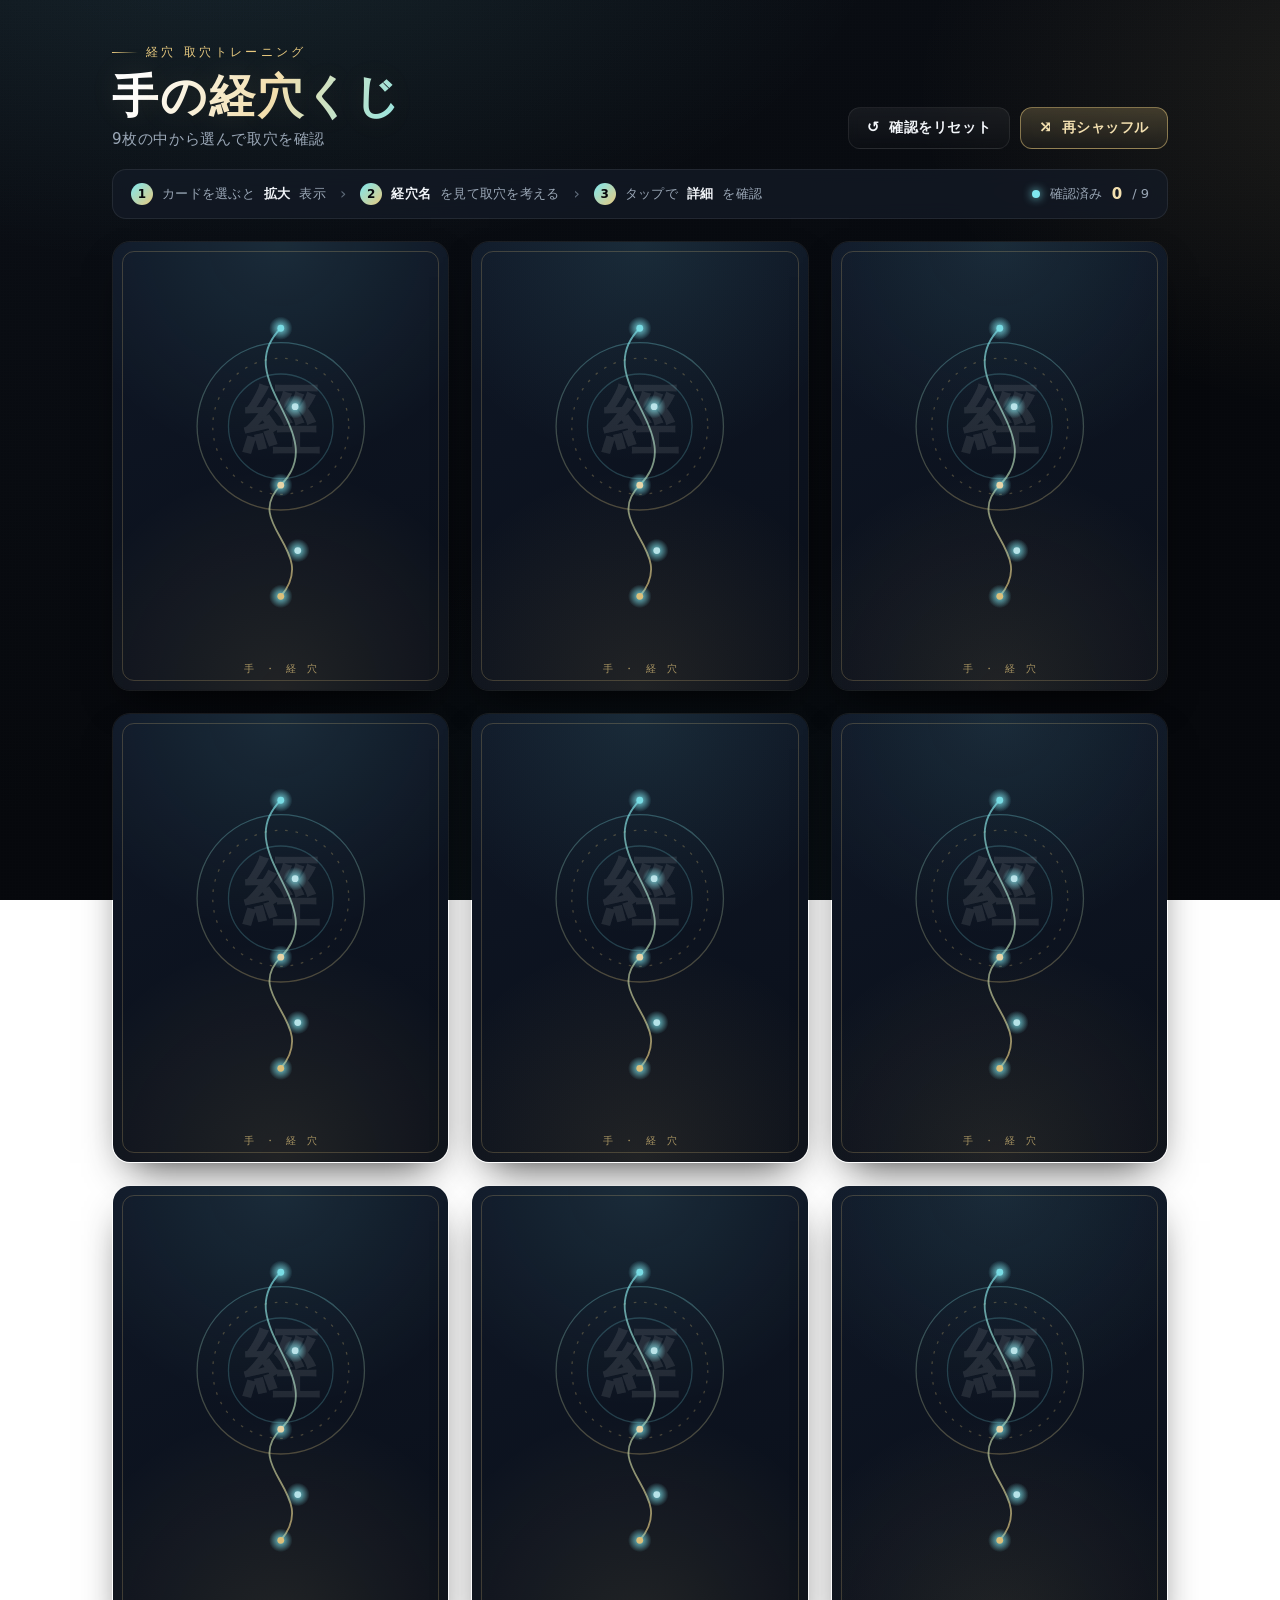
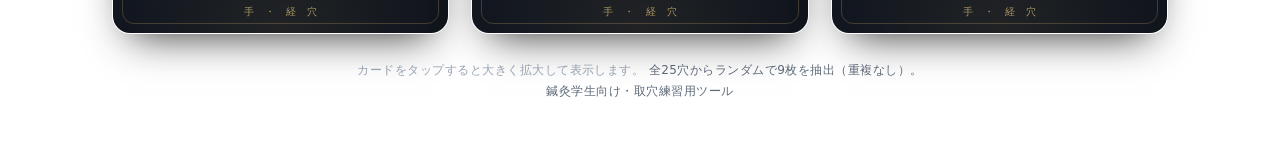
<file: index.html>
<!DOCTYPE html>
<html lang="ja">
<head>
<meta charset="UTF-8" />
<meta name="viewport" content="width=device-width, initial-scale=1.0, viewport-fit=cover" />
<title>手の経穴くじ｜取穴練習アプリ</title>
<style>
  /* ============================================================
     カラー / デザイントークン
     ============================================================ */
  :root{
    --bg-0:#06080c;
    --bg-1:#0b0f16;
    --bg-2:#121826;
    --panel:rgba(20,27,40,0.72);
    --panel-line:rgba(255,255,255,0.08);

    --gold:#e7c97f;
    --gold-soft:#f3e0b0;
    --cyan:#7fe7ef;
    --cyan-deep:#46b6c6;

    --text:#f3f6fa;
    --muted:#9aa7b6;
    --faint:#5f6b7a;

    --card-back-1:#0f1726;
    --card-back-2:#0a0f19;

    --shadow:0 18px 40px -18px rgba(0,0,0,0.85);
    --ease:cubic-bezier(0.2,0.8,0.2,1);

    --radius:18px;
  }

  *{ box-sizing:border-box; }

  html,body{ height:100%; }

  body{
    margin:0;
    color:var(--text);
    font-family:"Hiragino Kaku Gothic ProN","Hiragino Sans","Yu Gothic",
                "YuGothic","Meiryo",system-ui,sans-serif;
    background:
      radial-gradient(1100px 600px at 18% -10%, rgba(127,231,239,0.10), transparent 60%),
      radial-gradient(900px 600px at 110% 10%, rgba(231,201,127,0.10), transparent 55%),
      radial-gradient(900px 900px at 50% 120%, rgba(70,182,198,0.07), transparent 60%),
      linear-gradient(160deg, var(--bg-1), var(--bg-0) 60%);
    background-attachment:fixed;
    min-height:100%;
    -webkit-font-smoothing:antialiased;
    text-rendering:optimizeLegibility;
  }

  /* 微細なノイズ風グレインで安っぽさを消す */
  body::before{
    content:"";
    position:fixed; inset:0;
    pointer-events:none;
    opacity:0.035;
    background-image:
      repeating-linear-gradient(0deg, #fff 0 1px, transparent 1px 3px),
      repeating-linear-gradient(90deg, #fff 0 1px, transparent 1px 3px);
    mix-blend-mode:overlay;
  }

  .wrap{
    max-width:1120px;
    margin:0 auto;
    padding:clamp(16px,3vw,40px) clamp(14px,3vw,32px) 48px;
    position:relative;
    z-index:1;
  }

  /* ============================================================
     ヘッダー
     ============================================================ */
  header{
    display:flex;
    flex-wrap:wrap;
    align-items:flex-end;
    justify-content:space-between;
    gap:16px 24px;
    margin-bottom:20px;
  }

  .title-block{ min-width:220px; }

  .eyebrow{
    display:inline-flex;
    align-items:center;
    gap:8px;
    font-size:12px;
    letter-spacing:0.28em;
    color:var(--gold);
    text-transform:uppercase;
    margin-bottom:10px;
  }
  .eyebrow::before{
    content:"";
    width:26px; height:1px;
    background:linear-gradient(90deg,var(--gold),transparent);
  }

  h1{
    margin:0;
    font-size:clamp(26px,4.4vw,46px);
    font-weight:800;
    letter-spacing:0.04em;
    line-height:1.1;
    background:linear-gradient(110deg,#ffffff 10%,var(--gold-soft) 55%,var(--cyan) 110%);
    -webkit-background-clip:text;
    background-clip:text;
    color:transparent;
    text-shadow:0 0 32px rgba(231,201,127,0.12);
  }

  .subtitle{
    margin:8px 0 0;
    color:var(--muted);
    font-size:clamp(13px,1.6vw,15px);
    letter-spacing:0.04em;
  }

  .toolbar{
    display:flex;
    flex-wrap:wrap;
    align-items:center;
    gap:10px;
  }

  .btn{
    appearance:none;
    border:1px solid var(--panel-line);
    background:linear-gradient(180deg, rgba(255,255,255,0.06), rgba(255,255,255,0.015));
    color:var(--text);
    font-family:inherit;
    font-size:14px;
    font-weight:700;
    letter-spacing:0.04em;
    padding:11px 18px;
    border-radius:12px;
    cursor:pointer;
    display:inline-flex;
    align-items:center;
    gap:9px;
    transition:transform .18s var(--ease), box-shadow .25s var(--ease),
               border-color .25s, background .25s;
    backdrop-filter:blur(6px);
    -webkit-backdrop-filter:blur(6px);
  }
  .btn:hover{
    transform:translateY(-2px);
    border-color:rgba(127,231,239,0.45);
    box-shadow:0 10px 26px -12px rgba(127,231,239,0.5);
  }
  .btn:active{ transform:translateY(0) scale(0.98); }

  .btn .ic{ font-size:15px; line-height:1; }

  .btn--primary{
    border-color:rgba(231,201,127,0.5);
    background:linear-gradient(180deg, rgba(231,201,127,0.22), rgba(231,201,127,0.06));
    color:var(--gold-soft);
  }
  .btn--primary:hover{
    border-color:rgba(231,201,127,0.8);
    box-shadow:0 12px 28px -12px rgba(231,201,127,0.55);
  }

  /* ============================================================
     使い方 + ステータス
     ============================================================ */
  .infobar{
    display:flex;
    flex-wrap:wrap;
    align-items:center;
    justify-content:space-between;
    gap:10px 18px;
    padding:13px 18px;
    margin-bottom:22px;
    border:1px solid var(--panel-line);
    border-radius:14px;
    background:var(--panel);
    backdrop-filter:blur(10px);
    -webkit-backdrop-filter:blur(10px);
  }

  .steps{
    display:flex;
    flex-wrap:wrap;
    gap:8px 14px;
    align-items:center;
  }
  .step{
    display:inline-flex;
    align-items:center;
    gap:9px;
    font-size:13px;
    color:var(--muted);
    letter-spacing:0.02em;
  }
  .step b{ color:var(--text); font-weight:700; }
  .step .num{
    width:22px; height:22px;
    flex:0 0 auto;
    display:grid; place-items:center;
    border-radius:50%;
    font-size:12px;
    font-weight:800;
    color:var(--bg-0);
    background:linear-gradient(135deg,var(--cyan),var(--gold));
  }
  .step-sep{ color:var(--faint); }

  .status{
    display:inline-flex;
    align-items:center;
    gap:10px;
    font-size:13px;
    color:var(--muted);
    white-space:nowrap;
  }
  .status .count{
    font-weight:800;
    font-variant-numeric:tabular-nums;
    color:var(--gold-soft);
    font-size:15px;
  }
  .status .dot{
    width:8px;height:8px;border-radius:50%;
    background:var(--cyan);
    box-shadow:0 0 10px var(--cyan);
  }

  /* ============================================================
     カードグリッド（選択用デッキ）
     ============================================================ */
  .grid{
    display:grid;
    grid-template-columns:repeat(3,1fr);
    gap:clamp(10px,1.8vw,22px);
  }

  .card{
    position:relative;
    aspect-ratio:3/4;
    border-radius:var(--radius);
    cursor:pointer;
    -webkit-tap-highlight-color:transparent;
    outline:none;
    transition:transform .25s var(--ease), box-shadow .25s var(--ease);
  }

  /* 入場アニメーション */
  .card.enter{ animation:dealIn .55s var(--ease) backwards; }
  @keyframes dealIn{
    0%{ opacity:0; transform:translateY(26px) rotateX(-14deg) scale(0.92); }
    100%{ opacity:1; transform:translateY(0) rotateX(0) scale(1); }
  }

  @media(hover:hover){
    .card:hover{ transform:translateY(-6px); box-shadow:0 20px 40px -22px rgba(127,231,239,0.55); }
  }
  .card:active{ transform:scale(0.97); }
  .card:focus-visible{ box-shadow:0 0 0 2px var(--cyan); }

  /* 確認済みカードの印 */
  .card.viewed{ filter:saturate(0.8) brightness(0.92); }
  .card .seen-badge{
    position:absolute; top:8px; right:8px;
    width:22px; height:22px;
    display:none; place-items:center;
    border-radius:50%;
    font-size:13px; font-weight:800;
    color:var(--bg-0);
    background:linear-gradient(135deg,var(--cyan),var(--gold));
    box-shadow:0 4px 12px -3px rgba(0,0,0,.6);
    z-index:3;
  }
  .card.viewed .seen-badge{ display:grid; }

  .card__face{
    position:absolute;
    inset:0;
    border-radius:var(--radius);
    overflow:hidden;
    border:1px solid var(--panel-line);
    box-shadow:var(--shadow);
    display:flex;
  }

  /* ---- 面の表示切替（data-mode で制御）---- */
  .face-back,.face-name,.face-detail{ display:none; width:100%; height:100%; }
  [data-mode="back"]   .face-back{ display:flex; }
  [data-mode="name"]   .face-name{ display:flex; }
  [data-mode="detail"] .face-detail{ display:flex; }

  /* ============================================================
     裏面デザイン
     ============================================================ */
  .face-back{
    align-items:center;
    justify-content:center;
    background:
      radial-gradient(120% 90% at 50% 0%, rgba(127,231,239,0.10), transparent 55%),
      radial-gradient(120% 90% at 50% 100%, rgba(231,201,127,0.10), transparent 55%),
      linear-gradient(160deg, var(--card-back-1), var(--card-back-2));
    position:relative;
  }
  .face-back::before{ /* 内側の細い枠 */
    content:"";
    position:absolute; inset:9px;
    border:1px solid rgba(231,201,127,0.22);
    border-radius:12px;
    pointer-events:none;
  }
  .back-art{ width:78%; height:auto; opacity:0.95; }
  .back-art .meridian{ animation:pulseLine 4.5s ease-in-out infinite; }
  @keyframes pulseLine{
    0%,100%{ opacity:0.55; } 50%{ opacity:1; }
  }
  .back-label{
    position:absolute;
    bottom:14px; left:0; right:0;
    text-align:center;
    font-size:10px;
    letter-spacing:0.4em;
    color:rgba(231,201,127,0.7);
    text-indent:0.4em;
  }

  /* ============================================================
     経穴名 面
     ============================================================ */
  .face-name{
    flex-direction:column;
    align-items:center;
    justify-content:center;
    gap:16px;
    padding:20px;
    text-align:center;
    background:
      radial-gradient(120% 80% at 50% 0%, rgba(127,231,239,0.16), transparent 60%),
      linear-gradient(165deg, #101826, #0a0f18);
  }
  .name-tag{
    font-size:12px;
    letter-spacing:0.42em;
    color:var(--cyan);
    text-indent:0.42em;
  }
  .name-main{
    font-family:"Hiragino Mincho ProN","Yu Mincho","YuMincho","MS Mincho",serif;
    font-weight:600;
    font-size:clamp(40px,13vw,72px);
    line-height:1.05;
    letter-spacing:0.08em;
    color:#fff;
    text-shadow:0 0 30px rgba(127,231,239,0.35);
  }
  .name-hint{
    margin-top:6px;
    font-size:12.5px;
    color:var(--faint);
    letter-spacing:0.06em;
  }
  .name-rule{
    width:54px;height:2px;
    background:linear-gradient(90deg,transparent,var(--cyan),transparent);
    border-radius:2px;
  }

  /* ============================================================
     詳細 面
     ============================================================ */
  .face-detail{
    flex-direction:column;
    padding:clamp(18px,5.2vw,26px);
    background:
      radial-gradient(120% 70% at 50% -10%, rgba(231,201,127,0.14), transparent 60%),
      linear-gradient(165deg, #141b29, #0b1018);
    text-align:left;
  }
  .detail-head{
    display:flex;
    align-items:baseline;
    gap:10px;
    padding-bottom:13px;
    margin-bottom:14px;
    border-bottom:1px solid rgba(255,255,255,0.08);
  }
  .detail-name{
    font-family:"Hiragino Mincho ProN","Yu Mincho","YuMincho",serif;
    font-weight:600;
    font-size:clamp(28px,8vw,38px);
    letter-spacing:0.04em;
    color:#fff;
    line-height:1;
  }
  .detail-yoketsu{
    font-size:clamp(12px,3.4vw,14px);
    color:var(--gold-soft);
    letter-spacing:0.02em;
    margin-left:auto;
    text-align:right;
    line-height:1.35;
    max-width:52%;
  }
  .detail-yoketsu .lab{ display:block; color:var(--faint); font-size:10px; letter-spacing:0.16em; margin-bottom:2px; }

  .detail-grid{
    display:grid;
    grid-template-columns:1fr 1fr;
    gap:10px;
    margin-bottom:auto;
  }
  .field{
    background:rgba(255,255,255,0.04);
    border:1px solid rgba(255,255,255,0.07);
    border-radius:12px;
    padding:11px 13px;
  }
  .field .lab{
    font-size:11px;
    letter-spacing:0.16em;
    color:var(--cyan);
    display:block;
    margin-bottom:5px;
  }
  .field .val{
    font-size:clamp(16px,4.6vw,19px);
    font-weight:700;
    color:var(--text);
    line-height:1.3;
  }

  .advice{
    margin-top:14px;
    display:flex;
    gap:10px;
    padding:12px 14px;
    border-radius:12px;
    background:linear-gradient(180deg, rgba(231,201,127,0.12), rgba(231,201,127,0.03));
    border:1px solid rgba(231,201,127,0.22);
  }
  .advice .ic{ color:var(--gold); flex:0 0 auto; font-size:15px; line-height:1.45; }
  .advice .txt{
    font-size:clamp(13.5px,3.9vw,15.5px);
    line-height:1.55;
    color:#e9eef4;
    letter-spacing:0.01em;
  }

  /* ============================================================
     拡大オーバーレイ（スポットライト）
     ============================================================ */
  .overlay{
    position:fixed; inset:0;
    z-index:50;
    display:flex;
    flex-direction:column;
    align-items:center;
    justify-content:center;
    gap:18px;
    padding:max(20px, env(safe-area-inset-top)) 20px max(20px, env(safe-area-inset-bottom));
    background:rgba(4,6,10,0.68);
    backdrop-filter:blur(12px);
    -webkit-backdrop-filter:blur(12px);
    opacity:0;
    visibility:hidden;
    transition:opacity .35s var(--ease), visibility .35s var(--ease);
  }
  .overlay.show{ opacity:1; visibility:visible; }

  .overlay__close{
    position:absolute;
    top:max(16px, env(safe-area-inset-top));
    right:18px;
    width:42px; height:42px;
    border-radius:50%;
    border:1px solid var(--panel-line);
    background:rgba(255,255,255,0.06);
    color:var(--text);
    font-size:22px;
    line-height:1;
    cursor:pointer;
    display:grid; place-items:center;
    transition:transform .2s var(--ease), background .2s, border-color .2s;
  }
  .overlay__close:hover{ background:rgba(255,255,255,0.12); border-color:rgba(127,231,239,0.5); transform:rotate(90deg); }

  .spotlight{
    position:relative;
    width:min(86vw, 58.5vh, 430px);
    aspect-ratio:3/4;
    perspective:1700px;
    cursor:pointer;
    will-change:transform;
    -webkit-tap-highlight-color:transparent;
  }
  .spotlight__inner{
    position:absolute;
    inset:0;
    transform-style:preserve-3d;
    transition:transform .72s var(--ease);
    will-change:transform;
  }
  .spotlight.flipped .spotlight__inner{ transform:rotateY(180deg); }

  .spotlight__face{
    position:absolute;
    inset:0;
    border-radius:24px;
    backface-visibility:hidden;
    -webkit-backface-visibility:hidden;
    overflow:hidden;
    border:1px solid rgba(127,231,239,0.28);
    box-shadow:0 36px 90px -34px rgba(0,0,0,0.92),
               0 0 40px -10px rgba(127,231,239,0.25);
    display:flex;
  }
  .spotlight__face--back{ transform:rotateY(180deg); }

  /* めくり時の発光リング（効果音の代替演出） */
  .spotlight.flash .spotlight__inner::after{
    content:"";
    position:absolute; inset:-2px;
    border-radius:26px;
    pointer-events:none;
    box-shadow:0 0 0 1px rgba(127,231,239,0.7), 0 0 34px 6px rgba(127,231,239,0.45);
    animation:ring .6s var(--ease) forwards;
    z-index:5;
  }
  @keyframes ring{ 0%{opacity:0.95;} 100%{opacity:0;} }

  .overlay__hint{
    font-size:13.5px;
    color:var(--muted);
    letter-spacing:0.04em;
    text-align:center;
    min-height:1.2em;
  }
  .overlay__hint b{ color:var(--gold-soft); font-weight:700; }

  .overlay__dots{ display:flex; gap:9px; align-items:center; }
  .overlay__dots span{
    width:9px; height:9px; border-radius:50%;
    background:rgba(255,255,255,0.2);
    transition:background .3s, transform .3s, box-shadow .3s;
  }
  .overlay__dots span.on{
    background:var(--cyan);
    transform:scale(1.25);
    box-shadow:0 0 12px var(--cyan);
  }

  /* ============================================================
     フッター
     ============================================================ */
  footer{
    margin-top:26px;
    text-align:center;
    color:var(--faint);
    font-size:12px;
    letter-spacing:0.04em;
    line-height:1.7;
  }
  footer .accent{ color:var(--muted); }

  /* ============================================================
     縦画面 / スマホ最適化
     ============================================================ */
  @media(max-width:560px){
    header{ align-items:flex-start; }
    .toolbar{ width:100%; }
    .btn{ flex:1; justify-content:center; padding:11px 12px; font-size:13px; }
    .infobar{ flex-direction:column; align-items:stretch; gap:12px; }
    .status{ justify-content:flex-end; }
  }
  @media(max-width:380px){
    .grid{ gap:8px; }
  }

  /* 横向きスマホには縦推奨のヒント */
  .rotate-hint{ display:none; }
  @media (orientation:landscape) and (max-height:480px){
    .rotate-hint{
      display:flex; align-items:center; gap:8px;
      position:fixed; left:50%; bottom:14px; transform:translateX(-50%);
      z-index:60;
      padding:9px 16px; border-radius:999px;
      background:rgba(20,27,40,0.92);
      border:1px solid var(--panel-line);
      color:var(--gold-soft); font-size:12.5px; letter-spacing:0.04em;
      box-shadow:var(--shadow);
    }
  }

  @media (prefers-reduced-motion:reduce){
    *{ animation-duration:0.01ms !important; transition-duration:0.12s !important; }
  }
</style>
</head>
<body>
  <div class="wrap">
    <!-- ヘッダー -->
    <header>
      <div class="title-block">
        <span class="eyebrow">経穴 取穴トレーニング</span>
        <h1>手の経穴くじ</h1>
        <p class="subtitle">9枚の中から選んで取穴を確認</p>
      </div>
      <div class="toolbar">
        <button class="btn" id="resetBtn" type="button">
          <span class="ic">↺</span>確認をリセット
        </button>
        <button class="btn btn--primary" id="shuffleBtn" type="button">
          <span class="ic">⤮</span>再シャッフル
        </button>
      </div>
    </header>

    <!-- 使い方 + 状態表示 -->
    <div class="infobar">
      <div class="steps">
        <span class="step"><span class="num">1</span>カードを選ぶと<b>拡大</b>表示</span>
        <span class="step-sep">›</span>
        <span class="step"><span class="num">2</span><b>経穴名</b>を見て取穴を考える</span>
        <span class="step-sep">›</span>
        <span class="step"><span class="num">3</span>タップで<b>詳細</b>を確認</span>
      </div>
      <div class="status">
        <span class="dot"></span>
        確認済み <span class="count" id="seenCount">0</span> / 9
      </div>
    </div>

    <!-- カードグリッド -->
    <div class="grid" id="grid" aria-label="経穴カード 9枚"></div>

    <footer>
      <span class="accent">カードをタップすると大きく拡大して表示します。</span>
      全25穴からランダムで9枚を抽出（重複なし）。<br>
      鍼灸学生向け・取穴練習用ツール
    </footer>
  </div>

  <!-- 拡大オーバーレイ -->
  <div class="overlay" id="overlay" aria-hidden="true">
    <button class="overlay__close" id="closeBtn" type="button" aria-label="閉じる">×</button>
    <div class="spotlight" id="spotlight" role="dialog" aria-modal="true" aria-label="拡大カード">
      <div class="spotlight__inner">
        <div class="spotlight__face spotlight__face--front" data-mode="back"></div>
        <div class="spotlight__face spotlight__face--back"  data-mode="back"></div>
      </div>
    </div>
    <div class="overlay__dots" id="overlayDots"><span></span><span></span></div>
    <div class="overlay__hint" id="overlayHint"></div>
  </div>

  <div class="rotate-hint">📱 縦画面でのご利用がおすすめです</div>

<script>
/* ================================================================
   データ：手の経穴 全25穴
   ================================================================ */
const POINTS = [
  { name:"尺沢", yoketsu:"合水穴",           stim:"直刺浅め",       angle:"90°",     depth:"3〜5mm",  advice:"肘窩なので深刺しない。血管に注意" },
  { name:"孔最", yoketsu:"郄穴",             stim:"直刺",          angle:"90°",     depth:"5〜10mm", advice:"前腕部で扱いやすい。響かせすぎない" },
  { name:"列欠", yoketsu:"絡穴・八脈交会穴",  stim:"横刺",          angle:"10〜15°", depth:"8mm",     advice:"橈骨茎状突起付近。骨際なので寝かせて浅く入れる" },
  { name:"曲池", yoketsu:"合土穴",           stim:"直刺",          angle:"90°",     depth:"1cm",     advice:"筋肉量がある。肘関節に向けすぎない" },
  { name:"温溜", yoketsu:"郄穴",             stim:"直刺",          angle:"90°",     depth:"1cm",     advice:"前腕部で扱いやすい。強刺激にしすぎない" },
  { name:"偏歴", yoketsu:"絡穴",             stim:"斜刺・流注に沿う", angle:"15〜30°", depth:"3〜5mm",  advice:"大腸経の流れ、手から肘方向を意識" },
  { name:"合谷", yoketsu:"原穴",             stim:"直刺",          angle:"90°",     depth:"1cm",     advice:"代表穴だが痛みが出やすい。強刺激にしない" },
  { name:"少海", yoketsu:"合水穴",           stim:"直刺浅め",       angle:"90°",     depth:"3〜5mm",  advice:"肘内側。尺骨神経側への強刺激に注意" },
  { name:"通里", yoketsu:"絡穴",             stim:"斜刺・流注に沿う", angle:"15〜30°", depth:"2〜4mm",  advice:"心経の流れ、肘から小指方向を意識" },
  { name:"神門", yoketsu:"兪土穴・原穴",      stim:"お灸",          angle:"なし",    depth:"刺入なし", advice:"手関節横紋部。血管・神経に注意し、灸で安全に刺激" },
  { name:"少府", yoketsu:"滎火穴",           stim:"お灸",          angle:"なし",    depth:"刺入なし", advice:"手掌部は痛みが出やすい。灸で軽く刺激する" },
  { name:"小海", yoketsu:"合土穴",           stim:"直刺",          angle:"90°",     depth:"5mm",     advice:"尺骨神経に近い。ビリッとしたら即中止" },
  { name:"支正", yoketsu:"絡穴",             stim:"直刺",          angle:"90°",     depth:"5〜10mm", advice:"前腕尺側で扱いやすい。骨際に寄りすぎない" },
  { name:"養老", yoketsu:"郄穴",             stim:"横刺",          angle:"10〜15°", depth:"8mm",     advice:"骨際で響きやすい。角度を寝かせて入れる" },
  { name:"後渓", yoketsu:"兪木穴・八脈交会穴", stim:"直刺浅め",       angle:"90°",     depth:"2〜4mm",  advice:"手を握らせて取穴。強く刺さない" },
  { name:"曲沢", yoketsu:"合水穴",           stim:"直刺浅め",       angle:"90°",     depth:"3〜5mm",  advice:"肘窩なので血管に注意。深刺しない" },
  { name:"郄門", yoketsu:"郄穴",             stim:"直刺",          angle:"90°",     depth:"5〜10mm", advice:"前腕中央で扱いやすい。響かせすぎない" },
  { name:"間使", yoketsu:"経金穴",           stim:"直刺浅め",       angle:"90°",     depth:"3〜5mm",  advice:"正中神経方向へ深追いしない" },
  { name:"内関", yoketsu:"絡穴・八脈交会穴",  stim:"直刺浅め",       angle:"90°",     depth:"3〜5mm",  advice:"代表穴だが深刺しない。しびれが出たら即中止" },
  { name:"大陵", yoketsu:"兪土穴・原穴",      stim:"手首に向けて切皮", angle:"10〜15°", depth:"切皮のみ", advice:"手関節中央。正中神経に注意し、深く入れない" },
  { name:"天井", yoketsu:"合土穴",           stim:"直刺",          angle:"90°",     depth:"5〜10mm", advice:"肘周辺。関節に向けすぎない" },
  { name:"支溝", yoketsu:"経火穴",           stim:"斜刺・流注に沿う", angle:"15〜30°", depth:"3〜5mm",  advice:"三焦経の流れ、手から肘方向を意識" },
  { name:"外関", yoketsu:"絡穴・八脈交会穴",  stim:"斜刺",          angle:"15〜30°", depth:"1cm",     advice:"手から肘方向へ斜刺。深く入れすぎない" },
  { name:"陽池", yoketsu:"原穴",             stim:"お灸",          angle:"なし",    depth:"刺入なし", advice:"手関節背側。関節部なので灸で安全に刺激" },
  { name:"中渚", yoketsu:"兪木穴",           stim:"直刺浅め",       angle:"90°",     depth:"2〜4mm",  advice:"手背の骨間。浅く刺激" }
];

/* ================================================================
   裏面のSVGエンブレム（経絡・経穴を連想させる抽象模様）
   ================================================================ */
const BACK_ART = `
<svg class="back-art" viewBox="0 0 200 270" xmlns="http://www.w3.org/2000/svg" aria-hidden="true">
  <defs>
    <linearGradient id="lg" x1="0" y1="0" x2="0" y2="1">
      <stop offset="0" stop-color="#7fe7ef"/>
      <stop offset="1" stop-color="#e7c97f"/>
    </linearGradient>
    <radialGradient id="glow" cx="50%" cy="50%" r="50%">
      <stop offset="0" stop-color="#7fe7ef" stop-opacity="0.9"/>
      <stop offset="1" stop-color="#7fe7ef" stop-opacity="0"/>
    </radialGradient>
  </defs>
  <circle cx="100" cy="105" r="64" fill="none" stroke="url(#lg)" stroke-opacity="0.30" stroke-width="1"/>
  <circle cx="100" cy="105" r="52" fill="none" stroke="#e7c97f" stroke-opacity="0.28" stroke-width="1" stroke-dasharray="2 6"/>
  <circle cx="100" cy="105" r="40" fill="none" stroke="#7fe7ef" stroke-opacity="0.22" stroke-width="1"/>
  <path class="meridian" d="M100 30 C 60 70, 140 110, 100 150 C 70 180, 130 200, 100 235"
        fill="none" stroke="url(#lg)" stroke-opacity="0.7" stroke-width="1.4" stroke-linecap="round"/>
  <g class="meridian">
    <circle cx="100" cy="30"  r="9" fill="url(#glow)"/><circle cx="100" cy="30"  r="2.6" fill="#7fe7ef"/>
    <circle cx="111" cy="90"  r="9" fill="url(#glow)"/><circle cx="111" cy="90"  r="2.6" fill="#bfeef3"/>
    <circle cx="100" cy="150" r="9" fill="url(#glow)"/><circle cx="100" cy="150" r="2.6" fill="#f3e0b0"/>
    <circle cx="113" cy="200" r="9" fill="url(#glow)"/><circle cx="113" cy="200" r="2.6" fill="#bfeef3"/>
    <circle cx="100" cy="235" r="9" fill="url(#glow)"/><circle cx="100" cy="235" r="2.6" fill="#e7c97f"/>
  </g>
  <text x="100" y="120" text-anchor="middle"
        font-family="'Hiragino Mincho ProN','Yu Mincho',serif"
        font-size="58" fill="#fff" fill-opacity="0.10" font-weight="600">經</text>
</svg>
<span class="back-label">手 ・ 経 穴</span>
`;

/* 詳細・名前 面の中身を生成（拡大カード用） */
function faceContent(p){
  return `
    <div class="face-back">${BACK_ART}</div>
    <div class="face-name">
      <span class="name-tag">経 穴 名</span>
      <span class="name-rule"></span>
      <span class="name-main">${p.name}</span>
      <span class="name-hint">タップで詳細を確認</span>
    </div>
    <div class="face-detail">
      <div class="detail-head">
        <span class="detail-name">${p.name}</span>
        <span class="detail-yoketsu"><span class="lab">要穴</span>${p.yoketsu}</span>
      </div>
      <div class="detail-grid">
        <div class="field"><span class="lab">刺激方法</span><span class="val">${p.stim}</span></div>
        <div class="field"><span class="lab">角度</span><span class="val">${p.angle}</span></div>
        <div class="field"><span class="lab">深さ</span><span class="val">${p.depth}</span></div>
        <div class="field"><span class="lab">要穴分類</span><span class="val">${p.yoketsu}</span></div>
      </div>
      <div class="advice">
        <span class="ic">⚠</span>
        <span class="txt">${p.advice}</span>
      </div>
    </div>`;
}

/* ================================================================
   要素参照 & 状態
   ================================================================ */
const MODES = ["back","name","detail"];      // 0,1,2

const grid       = document.getElementById("grid");
const seenCountEl= document.getElementById("seenCount");
const overlay    = document.getElementById("overlay");
const spotlight  = document.getElementById("spotlight");
const spotFront  = spotlight.querySelector(".spotlight__face--front");
const spotBack   = spotlight.querySelector(".spotlight__face--back");
const overlayHint= document.getElementById("overlayHint");
const overlayDots= document.getElementById("overlayDots").children;

let deck = [];          // 現在の9穴
let cards = [];         // {el} の配列（グリッド）
let seen = new Set();   // 確認済みカードの index

let activeIdx = null;   // 拡大中のカード
let sStep = 0;          // 拡大カードの状態 0:裏 1:名前 2:詳細
let opening = false;    // 開く演出中フラグ
let revealTimer = null;

/* 重複なしで9枚を抽出（Fisher–Yates） */
function pickNine(){
  const pool = POINTS.slice();
  for(let i = pool.length - 1; i > 0; i--){
    const j = Math.floor(Math.random() * (i + 1));
    [pool[i], pool[j]] = [pool[j], pool[i]];
  }
  return pool.slice(0, 9);
}

/* グリッド生成 */
function buildGrid(){
  grid.innerHTML = "";
  cards = [];
  for(let i = 0; i < 9; i++){
    const card = document.createElement("div");
    card.className = "card";
    card.tabIndex = 0;
    card.setAttribute("role", "button");
    card.setAttribute("aria-label", "カードを引く");
    card.innerHTML = `
      <span class="seen-badge">✓</span>
      <div class="card__face" data-mode="back">
        <div class="face-back">${BACK_ART}</div>
      </div>`;

    card.addEventListener("click", () => openSpotlight(i));
    card.addEventListener("keydown", (e) => {
      if(e.key === "Enter" || e.key === " "){ e.preventDefault(); openSpotlight(i); }
    });

    grid.appendChild(card);
    cards.push({ el: card });
  }
}

/* 9穴を配り直す（演出付き） */
function dealPoints(animate = true){
  deck = pickNine();
  seen.clear();
  cards.forEach((c, i) => {
    c.el.classList.remove("viewed");
    if(animate){
      c.el.classList.remove("enter");
      c.el.style.animationDelay = (i * 55) + "ms";
      void c.el.offsetWidth;       // リフロー強制で再生
      c.el.classList.add("enter");
    }
  });
  updateSeenCount();
}

/* ===== 拡大オーバーレイ ===== */
function openSpotlight(idx){
  if(activeIdx !== null) return;        // 多重オープン防止
  activeIdx = idx;
  const p = deck[idx];

  // 中身をセット（最初は裏面＝グリッドと同じ見た目）
  spotFront.innerHTML = faceContent(p);
  spotBack.innerHTML  = faceContent(p);
  spotFront.dataset.mode = "back";
  spotBack.dataset.mode  = "back";
  spotlight.classList.remove("flipped", "flash");
  sStep = 0;
  opening = true;

  overlay.classList.add("show");
  overlay.setAttribute("aria-hidden", "false");
  document.body.style.overflow = "hidden";
  updateOverlayUI();

  // タップしたカード位置から拡大（FLIP）
  const src = cards[idx].el.getBoundingClientRect();
  spotlight.style.transition = "none";
  spotlight.style.transform  = "none";
  spotlight.style.opacity    = "1";
  const tgt = spotlight.getBoundingClientRect();
  const dx = (src.left + src.width/2) - (tgt.left + tgt.width/2);
  const dy = (src.top  + src.height/2) - (tgt.top  + tgt.height/2);
  const sc = src.width / tgt.width;
  spotlight.style.transform = `translate(${dx}px, ${dy}px) scale(${sc})`;

  requestAnimationFrame(() => {
    spotlight.style.transition = "transform .48s var(--ease)";
    spotlight.style.transform  = "none";
  });

  // 拡大しきったら経穴名を「めくって」見せる
  clearTimeout(revealTimer);
  revealTimer = setTimeout(() => { advance(); opening = false; }, 430);
}

/* 拡大カードの状態を1つ進める（裏→名前→詳細） */
function advance(){
  const next = sStep + 1;                 // 1:name / 2:detail
  const willFlip = !spotlight.classList.contains("flipped");
  const incoming = willFlip ? spotBack : spotFront;
  incoming.dataset.mode = MODES[next];
  spotlight.classList.toggle("flipped");
  sStep = next;

  // めくり演出
  spotlight.classList.remove("flash");
  void spotlight.offsetWidth;
  spotlight.classList.add("flash");

  if(next === 2 && activeIdx !== null){   // 詳細を見たら「確認済み」
    seen.add(activeIdx);
    cards[activeIdx].el.classList.add("viewed");
    updateSeenCount();
  }
  updateOverlayUI();
}

/* 拡大カードのタップ：詳細まで進めたら閉じる */
function tapSpotlight(){
  if(opening) return;
  if(sStep < 2) advance();
  else closeSpotlight();
}

/* 閉じる（カード位置へ戻す） */
function closeSpotlight(){
  if(activeIdx === null) return;
  clearTimeout(revealTimer);

  const src = cards[activeIdx].el.getBoundingClientRect();
  const tgt = spotlight.getBoundingClientRect();
  const dx = (src.left + src.width/2) - (tgt.left + tgt.width/2);
  const dy = (src.top  + src.height/2) - (tgt.top  + tgt.height/2);
  const sc = src.width / tgt.width;

  spotlight.style.transition = "transform .4s var(--ease), opacity .4s var(--ease)";
  spotlight.style.transform  = `translate(${dx}px, ${dy}px) scale(${sc})`;
  spotlight.style.opacity    = "0";

  overlay.classList.remove("show");
  overlay.setAttribute("aria-hidden", "true");
  document.body.style.overflow = "";

  setTimeout(() => {
    spotlight.classList.remove("flipped", "flash");
    spotlight.style.transition = "none";
    spotlight.style.transform  = "none";
    spotlight.style.opacity    = "";
    activeIdx = null;
    sStep = 0;
    opening = false;
  }, 410);
}

/* ヒント文・ドットの更新 */
function updateOverlayUI(){
  if(sStep <= 1){
    overlayHint.innerHTML = "経穴名から取穴をイメージ → <b>タップで詳細</b>";
  }else{
    overlayHint.innerHTML = "<b>もう一度タップ</b>で閉じてデッキに戻る";
  }
  overlayDots[0].classList.toggle("on", sStep <= 1);
  overlayDots[1].classList.toggle("on", sStep === 2);
}

function updateSeenCount(){
  seenCountEl.textContent = seen.size;
}

/* 確認済みの印だけリセット（同じ9枚のまま） */
function resetSeen(){
  seen.clear();
  cards.forEach(c => c.el.classList.remove("viewed"));
  updateSeenCount();
}

/* ================================================================
   イベント
   ================================================================ */
spotlight.addEventListener("click", (e) => { e.stopPropagation(); tapSpotlight(); });
overlay.addEventListener("click", closeSpotlight);                 // 背景タップで閉じる
document.getElementById("closeBtn").addEventListener("click", (e)=>{ e.stopPropagation(); closeSpotlight(); });
document.getElementById("shuffleBtn").addEventListener("click", () => { closeSpotlight(); dealPoints(true); });
document.getElementById("resetBtn").addEventListener("click", resetSeen);
document.addEventListener("keydown", (e) => {
  if(activeIdx === null) return;
  if(e.key === "Escape") closeSpotlight();
  else if(e.key === "Enter" || e.key === " "){ e.preventDefault(); tapSpotlight(); }
});

/* 初期化 */
buildGrid();
dealPoints(true);
</script>
</body>
</html>
</file>
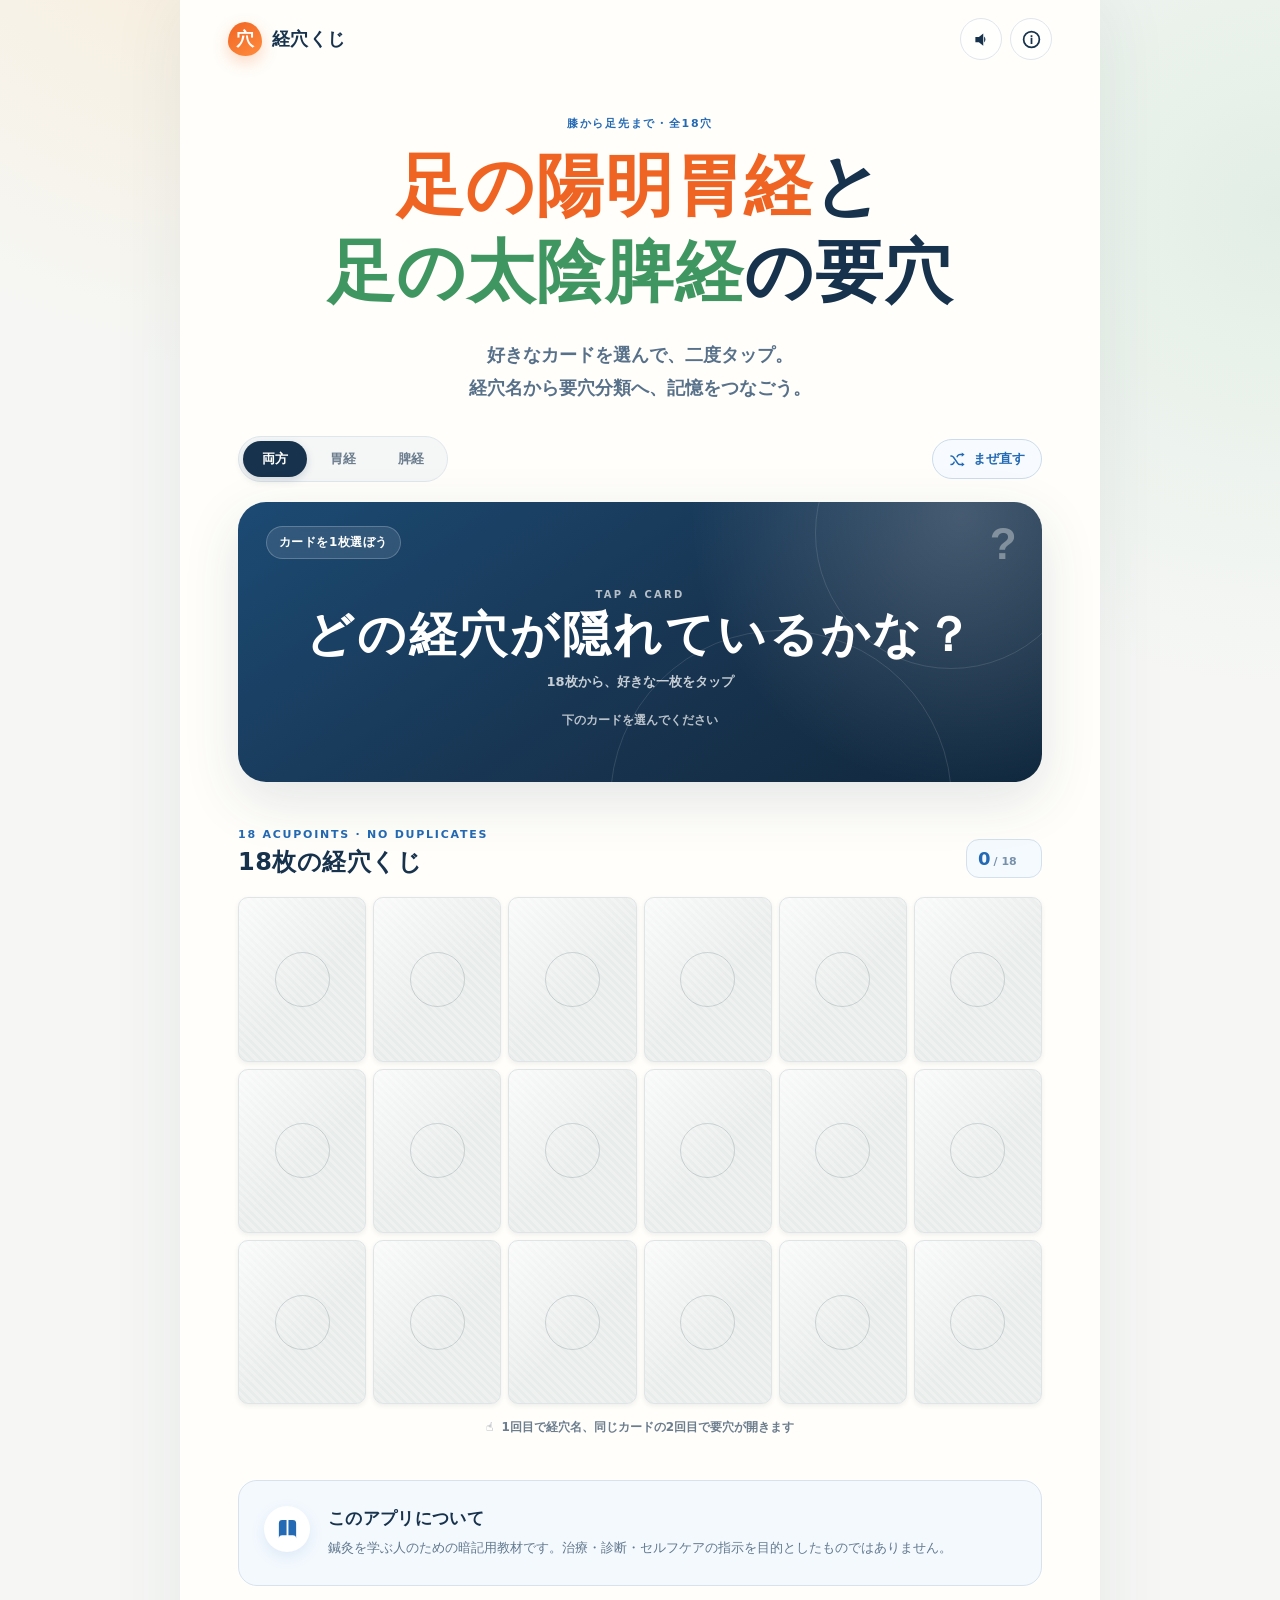
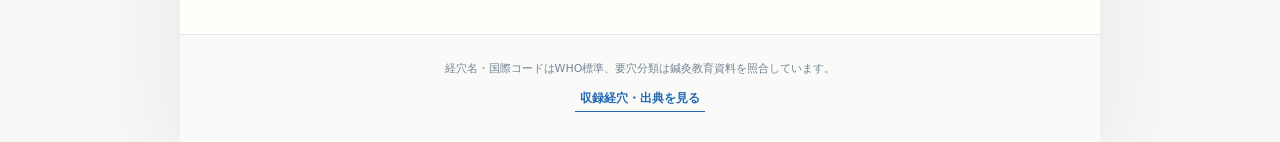
<file: ashi-yomei-taiin/index.html>
<!doctype html>
<html lang="ja">
  <head>
    <meta charset="UTF-8" />
    <meta name="viewport" content="width=device-width, initial-scale=1, viewport-fit=cover" />
    <meta name="theme-color" content="#fffaf3" />
    <meta
      name="description"
      content="足の陽明胃経・足の太陰脾経の、膝から末端にある18の要穴を重複なしのカードで楽しく覚える学習アプリです。"
    />
    <title>経穴くじ｜胃経・脾経の要穴</title>
    <link rel="manifest" href="./manifest.webmanifest" />
    <link rel="icon" href="./icon.svg" type="image/svg+xml" />
    <link rel="stylesheet" href="./styles.css?v=4" />
  </head>
  <body>
    <div class="page-shell">
      <header class="topbar">
        <a class="brand" href="./" aria-label="経穴くじ ホーム">
          <span class="brand-mark" aria-hidden="true">穴</span>
          <span>経穴くじ</span>
        </a>
        <div class="topbar-actions">
          <button class="icon-button" id="soundButton" type="button" aria-pressed="true" aria-label="効果音をオフにする">
            <svg aria-hidden="true" viewBox="0 0 24 24">
              <path d="M5 9v6h4l5 4V5L9 9H5Zm11.5 3a4.5 4.5 0 0 0-1.5-3.35v6.7A4.5 4.5 0 0 0 16.5 12Z" />
            </svg>
          </button>
          <button class="icon-button" id="infoButton" type="button" aria-label="収録経穴と出典を開く">
            <svg aria-hidden="true" viewBox="0 0 24 24">
              <path d="M11 10h2v7h-2v-7Zm0-3h2v2h-2V7Zm1-5a10 10 0 1 0 0 20 10 10 0 0 0 0-20Zm0 18a8 8 0 1 1 0-16 8 8 0 0 1 0 16Z" />
            </svg>
          </button>
        </div>
      </header>

      <main>
        <section class="hero">
          <p class="eyebrow">膝から足先まで・全18穴</p>
          <h1>
            <span class="st-text">足の陽明胃経</span>と<br />
            <span class="hero-second-line"><span class="sp-text">足の太陰脾経</span>の要穴</span>
          </h1>
          <p class="lead">好きなカードを選んで、二度タップ。<br />経穴名から要穴分類へ、記憶をつなごう。</p>
        </section>

        <section class="controls" aria-label="出題範囲">
          <div class="filter-group" role="group" aria-label="経脈を選ぶ">
            <button class="filter-chip is-active" type="button" data-filter="all" aria-pressed="true">両方</button>
            <button class="filter-chip st-chip" type="button" data-filter="ST" aria-pressed="false">胃経</button>
            <button class="filter-chip sp-chip" type="button" data-filter="SP" aria-pressed="false">脾経</button>
          </div>
          <button class="shuffle-button" id="shuffleButton" type="button">
            <svg aria-hidden="true" viewBox="0 0 24 24">
              <path d="m18 16 4 3-4 3v-2h-2.5a5 5 0 0 1-4.1-2.15l-5.8-8.3A3 3 0 0 0 3.15 8H2V6h1.15a5 5 0 0 1 4.1 2.15l5.8 8.3A3 3 0 0 0 15.5 18H18v-2ZM18 2l4 3-4 3V6h-2.5a3 3 0 0 0-2.45 1.55l-1.5 2.15-1.22-1.75 1.07-1.8A5 5 0 0 1 15.5 4H18V2ZM3.15 18a3 3 0 0 0 2.45-1.55l1.54-2.2L8.36 16l-1.11 1.85A5 5 0 0 1 3.15 20H2v-2h1.15Z" />
            </svg>
            まぜ直す
          </button>
        </section>

        <section class="draw-area" aria-live="polite">
          <div class="draw-card is-empty" id="drawCard" tabindex="-1">
            <div class="draw-card-top">
              <span class="draw-step" id="drawStep">カードを1枚選ぼう</span>
              <span class="draw-code" id="drawCode" aria-hidden="true">?</span>
            </div>
            <div class="draw-content">
              <p class="draw-kicker" id="drawKicker">TAP A CARD</p>
              <h2 id="drawTitle">どの経穴が<br class="mobile-only" />隠れているかな？</h2>
              <p class="draw-reading" id="drawReading">18枚から、好きな一枚をタップ</p>
              <div class="answer-box" id="answerBox" hidden>
                <span>要穴</span>
                <p id="answerText"></p>
              </div>
            </div>
            <p class="draw-hint" id="drawHint">下のカードを選んでください</p>
          </div>
        </section>

        <section class="deck-section" aria-labelledby="deckTitle">
          <div class="section-heading">
            <div>
              <p class="section-kicker">18 ACUPOINTS · NO DUPLICATES</p>
              <h2 id="deckTitle">18枚の経穴くじ</h2>
            </div>
            <div class="progress-pill" aria-label="要穴まで開いた枚数">
              <span id="completedCount">0</span><small>/ <span id="totalCount">18</span></small>
            </div>
          </div>
          <div class="deck" id="deck" aria-label="重複なしの経穴カード"></div>
          <p class="deck-note">
            <span aria-hidden="true">☝</span>
            1回目で経穴名、同じカードの2回目で要穴が開きます
          </p>
        </section>

        <section class="study-note">
          <div class="study-icon" aria-hidden="true">
            <svg viewBox="0 0 24 24"><path d="M3 5.5A3.5 3.5 0 0 1 6.5 2H11v16H6.5A3.5 3.5 0 0 0 3 21.5v-16Zm18 0A3.5 3.5 0 0 0 17.5 2H13v16h4.5a3.5 3.5 0 0 1 3.5 3.5v-16Z" /></svg>
          </div>
          <div>
            <h2>このアプリについて</h2>
            <p>鍼灸を学ぶ人のための暗記用教材です。治療・診断・セルフケアの指示を目的としたものではありません。</p>
          </div>
        </section>
      </main>

      <footer>
        <p>経穴名・国際コードはWHO標準、要穴分類は鍼灸教育資料を照合しています。</p>
        <button type="button" id="footerInfoButton">収録経穴・出典を見る</button>
      </footer>
    </div>

    <dialog class="info-dialog" id="infoDialog" aria-labelledby="infoTitle">
      <div class="dialog-header">
        <div>
          <p class="section-kicker">ACUPOINT LIST & SOURCES</p>
          <h2 id="infoTitle">収録経穴と出典</h2>
        </div>
        <button class="icon-button close-button" id="closeInfoButton" type="button" aria-label="閉じる">
          <svg aria-hidden="true" viewBox="0 0 24 24"><path d="M18.3 5.7 12 12l6.3 6.3-1.4 1.4-6.3-6.3-6.3 6.3-1.4-1.4L9.2 12 2.9 5.7l1.4-1.4 6.3 6.3 6.3-6.3 1.4 1.4Z" /></svg>
        </button>
      </div>
      <div class="dialog-body">
        <p class="source-intro">
          「膝から末端」を、膝周囲から足趾までに位置する要穴として選定しました。梁丘（ST34）はご指定により収録しています。
        </p>
        <div class="point-tables" id="pointTables"></div>
        <div class="sources">
          <h3>参照資料</h3>
          <ul>
            <li>
              <a href="https://iris.who.int/bitstream/handle/10665/353407/9789290613831-eng.pdf?sequence=1" target="_blank" rel="noreferrer">
                WHO Standard Acupuncture Point Locations in the Western Pacific Region
              </a>
              <span>経穴の国際コード・標準名・位置</span>
            </li>
            <li>
              <a href="https://mr.meiji-u.ac.jp/mr_keiketsu/keiraku/ST.html" target="_blank" rel="noreferrer">
                明治国際医療大学「MR経穴」足の陽明胃経
              </a>
              <span>経穴名・読み・要穴分類</span>
            </li>
            <li>
              <a href="https://mr.meiji-u.ac.jp/mr_keiketsu/keiraku/SP.html" target="_blank" rel="noreferrer">
                明治国際医療大学「MR経穴」足の太陰脾経
              </a>
              <span>経穴名・読み・要穴分類</span>
            </li>
            <li>
              <a href="https://mr.meiji-u.ac.jp/mr_keiketsu/yoketsu/kago.html" target="_blank" rel="noreferrer">
                明治国際医療大学「MR経穴」下合穴
              </a>
              <span>足三里・上巨虚・下巨虚の下合穴分類</span>
            </li>
          </ul>
        </div>
        <p class="disclaimer">
          本アプリは学習専用です。身体への刺鍼・施灸には専門知識と国家資格が必要です。
        </p>
      </div>
    </dialog>

    <div class="toast" id="toast" role="status" aria-live="polite"></div>

    <script type="module" src="./app.js?v=4"></script>
  </body>
</html>
</file>
<file: ashi-yomei-taiin/styles.css>
:root {
  color-scheme: light;
  --ink: #17324d;
  --muted: #6c7d8e;
  --line: #dfe7ed;
  --paper: #fffefa;
  --cream: #fff8ed;
  --st: #f06423;
  --st-dark: #c8430f;
  --st-soft: #fff0e5;
  --sp: #409660;
  --sp-dark: #287545;
  --sp-soft: #eaf7ef;
  --blue: #2369b4;
  --shadow: 0 18px 55px rgba(35, 72, 102, 0.13);
  --radius-lg: 28px;
  --radius-md: 19px;
  font-family:
    "Hiragino Sans", "Yu Gothic", "YuGothic", "Noto Sans JP", system-ui, -apple-system, BlinkMacSystemFont,
    sans-serif;
}

* {
  box-sizing: border-box;
}

html {
  scroll-behavior: smooth;
}

body {
  min-width: 320px;
  margin: 0;
  color: var(--ink);
  background:
    radial-gradient(circle at 18% -10%, rgba(255, 198, 112, 0.22), transparent 34rem),
    radial-gradient(circle at 100% 12%, rgba(84, 174, 116, 0.12), transparent 30rem),
    #f6f7f5;
}

button,
a {
  -webkit-tap-highlight-color: transparent;
}

button {
  font: inherit;
}

button:focus-visible,
a:focus-visible,
[tabindex]:focus-visible {
  outline: 3px solid rgba(35, 105, 180, 0.48);
  outline-offset: 3px;
}

.page-shell {
  width: min(100%, 920px);
  min-height: 100vh;
  margin: 0 auto;
  overflow: hidden;
  background: var(--paper);
  box-shadow: 0 0 70px rgba(32, 59, 82, 0.08);
}

.topbar {
  display: flex;
  align-items: center;
  justify-content: space-between;
  padding: calc(18px + env(safe-area-inset-top)) clamp(20px, 5vw, 48px) 14px;
}

.brand {
  display: inline-flex;
  gap: 10px;
  align-items: center;
  color: var(--ink);
  font-size: 18px;
  font-weight: 800;
  text-decoration: none;
  letter-spacing: 0.02em;
}

.brand-mark {
  display: grid;
  width: 34px;
  height: 34px;
  color: white;
  font-family: serif;
  font-size: 18px;
  place-items: center;
  border-radius: 50% 50% 48% 52% / 58% 58% 42% 42%;
  background: linear-gradient(145deg, var(--st), #ff8c3e);
  box-shadow: 0 6px 16px rgba(240, 100, 35, 0.25);
}

.topbar-actions {
  display: flex;
  gap: 8px;
}

.icon-button {
  display: grid;
  width: 42px;
  height: 42px;
  padding: 0;
  color: var(--ink);
  cursor: pointer;
  border: 1px solid var(--line);
  border-radius: 50%;
  background: rgba(255, 255, 255, 0.82);
  place-items: center;
}

.icon-button svg {
  width: 21px;
  fill: currentColor;
}

.icon-button[aria-pressed="false"] {
  color: #9ba9b5;
}

.hero {
  padding: 42px clamp(24px, 7vw, 72px) 32px;
  text-align: center;
}

.eyebrow,
.section-kicker {
  margin: 0 0 12px;
  color: var(--blue);
  font-size: 11px;
  font-weight: 850;
  letter-spacing: 0.16em;
  text-transform: uppercase;
}

.hero h1 {
  margin: 0;
  font-family: "Yu Mincho", "YuMincho", "Hiragino Mincho ProN", serif;
  font-size: clamp(38px, 7.4vw, 68px);
  font-weight: 800;
  line-height: 1.27;
  letter-spacing: 0.015em;
}

.st-text {
  color: var(--st);
}

.sp-text {
  color: var(--sp);
}

.hero-second-line {
  white-space: nowrap;
}

.lead {
  margin: 22px 0 0;
  color: #58718a;
  font-size: clamp(14px, 2.2vw, 18px);
  font-weight: 600;
  line-height: 1.85;
}

.controls {
  display: flex;
  gap: 16px;
  align-items: center;
  justify-content: space-between;
  margin: 0 clamp(20px, 6vw, 58px) 20px;
}

.filter-group {
  display: inline-flex;
  gap: 4px;
  padding: 4px;
  border: 1px solid var(--line);
  border-radius: 999px;
  background: #f5f7f7;
}

.filter-chip {
  min-width: 64px;
  padding: 9px 15px;
  color: var(--muted);
  font-size: 13px;
  font-weight: 800;
  cursor: pointer;
  border: 0;
  border-radius: 999px;
  background: transparent;
}

.filter-chip.is-active {
  color: white;
  background: var(--ink);
  box-shadow: 0 3px 9px rgba(23, 50, 77, 0.17);
}

.filter-chip.st-chip.is-active {
  background: var(--st);
}

.filter-chip.sp-chip.is-active {
  background: var(--sp);
}

.shuffle-button {
  display: inline-flex;
  gap: 7px;
  align-items: center;
  padding: 10px 16px;
  color: var(--blue);
  font-size: 13px;
  font-weight: 800;
  cursor: pointer;
  border: 1px solid #cbdced;
  border-radius: 999px;
  background: #f7fbff;
}

.shuffle-button svg {
  width: 17px;
  fill: currentColor;
}

.draw-area {
  padding: 0 clamp(20px, 6vw, 58px);
}

.draw-card {
  position: relative;
  min-height: 280px;
  padding: 24px 28px 20px;
  overflow: hidden;
  color: white;
  cursor: pointer;
  border: 0;
  border-radius: var(--radius-lg);
  background:
    radial-gradient(circle at 90% 5%, rgba(255, 255, 255, 0.2), transparent 17rem),
    linear-gradient(145deg, #1c4a73, #17324d 62%, #10283d);
  box-shadow: var(--shadow);
  transition:
    transform 180ms ease,
    background 250ms ease;
}

.draw-card::before,
.draw-card::after {
  position: absolute;
  content: "";
  pointer-events: none;
  border: 1px solid rgba(255, 255, 255, 0.12);
  border-radius: 50%;
}

.draw-card::before {
  top: -105px;
  right: -45px;
  width: 270px;
  height: 270px;
}

.draw-card::after {
  right: 90px;
  bottom: -190px;
  width: 340px;
  height: 340px;
}

.draw-card.is-st {
  background:
    radial-gradient(circle at 90% 5%, rgba(255, 255, 255, 0.2), transparent 17rem),
    linear-gradient(145deg, #ff7b32, var(--st) 57%, var(--st-dark));
}

.draw-card.is-sp {
  background:
    radial-gradient(circle at 90% 5%, rgba(255, 255, 255, 0.2), transparent 17rem),
    linear-gradient(145deg, #58aa71, var(--sp) 57%, var(--sp-dark));
}

.draw-card:not(.is-empty):active {
  transform: scale(0.992);
}

.draw-card-top {
  position: relative;
  z-index: 1;
  display: flex;
  align-items: flex-start;
  justify-content: space-between;
}

.draw-step {
  display: inline-flex;
  padding: 7px 12px;
  font-size: 12px;
  font-weight: 850;
  letter-spacing: 0.04em;
  border: 1px solid rgba(255, 255, 255, 0.22);
  border-radius: 999px;
  background: rgba(255, 255, 255, 0.1);
  backdrop-filter: blur(8px);
}

.draw-code {
  color: rgba(255, 255, 255, 0.36);
  font-family: ui-rounded, "Arial Rounded MT Bold", sans-serif;
  font-size: 44px;
  font-weight: 900;
  line-height: 0.8;
  letter-spacing: -0.06em;
}

.draw-content {
  position: relative;
  z-index: 1;
  margin-top: 27px;
  text-align: center;
}

.draw-kicker {
  margin: 0 0 5px;
  color: rgba(255, 255, 255, 0.68);
  font-size: 10px;
  font-weight: 900;
  letter-spacing: 0.22em;
}

.draw-content h2 {
  margin: 0;
  font-family: "Yu Mincho", "YuMincho", "Hiragino Mincho ProN", serif;
  font-size: clamp(29px, 5.5vw, 48px);
  line-height: 1.25;
  letter-spacing: 0.06em;
}

.draw-reading {
  margin: 8px 0 0;
  color: rgba(255, 255, 255, 0.76);
  font-size: 13px;
  font-weight: 650;
}

.answer-box {
  max-width: 570px;
  margin: 20px auto 0;
  padding: 15px 18px;
  border: 1px solid rgba(255, 255, 255, 0.28);
  border-radius: 16px;
  background: rgba(255, 255, 255, 0.14);
  backdrop-filter: blur(8px);
}

.answer-box span {
  display: block;
  margin-bottom: 5px;
  color: rgba(255, 255, 255, 0.69);
  font-size: 10px;
  font-weight: 800;
  letter-spacing: 0.12em;
}

.answer-box p {
  margin: 0;
  font-size: clamp(16px, 3.4vw, 23px);
  font-weight: 850;
  line-height: 1.55;
}

.draw-hint {
  position: relative;
  z-index: 1;
  margin: 21px 0 0;
  color: rgba(255, 255, 255, 0.7);
  font-size: 12px;
  font-weight: 650;
  text-align: center;
}

.deck-section {
  padding: 46px clamp(20px, 6vw, 58px) 34px;
}

.section-heading {
  display: flex;
  align-items: flex-end;
  justify-content: space-between;
  margin-bottom: 19px;
}

.section-heading .section-kicker {
  margin-bottom: 5px;
}

.section-heading h2,
.study-note h2,
.dialog-header h2 {
  margin: 0;
  font-size: 24px;
  letter-spacing: 0.02em;
}

.progress-pill {
  display: flex;
  align-items: baseline;
  min-width: 76px;
  padding: 8px 11px;
  color: var(--blue);
  font-size: 18px;
  font-weight: 900;
  border: 1px solid #d3e1ee;
  border-radius: 13px;
  background: #f5faff;
}

.progress-pill small {
  margin-left: 3px;
  color: #7791aa;
  font-size: 11px;
}

.deck {
  display: grid;
  grid-template-columns: repeat(6, minmax(0, 1fr));
  gap: clamp(3px, 0.85vw, 7px);
}

.lot-card {
  position: relative;
  display: grid;
  aspect-ratio: 0.78;
  min-width: 0;
  padding: 0;
  overflow: hidden;
  color: #7d8c98;
  cursor: pointer;
  border: 1px solid #dfe5e7;
  border-radius: clamp(5px, 1.3vw, 10px);
  background:
    linear-gradient(135deg, rgba(255, 255, 255, 0.74), transparent 55%),
    repeating-linear-gradient(45deg, #eef1f0 0, #eef1f0 3px, #e8ecea 3px, #e8ecea 6px);
  box-shadow: 0 2px 5px rgba(33, 55, 72, 0.08);
  place-items: center;
  transition:
    transform 120ms ease,
    box-shadow 120ms ease,
    background 180ms ease;
}

.lot-card::after {
  width: 42%;
  aspect-ratio: 1;
  content: "";
  border: 1px solid rgba(76, 95, 104, 0.22);
  border-radius: 50%;
}

.lot-card:hover {
  z-index: 2;
  transform: translateY(-2px);
  box-shadow: 0 7px 13px rgba(33, 55, 72, 0.15);
}

.lot-card:active {
  transform: scale(0.94);
}

.lot-card.is-name,
.lot-card.is-answer {
  color: white;
  border-color: transparent;
  background: var(--ink);
}

.lot-card.is-name[data-meridian="ST"],
.lot-card.is-answer[data-meridian="ST"] {
  background: var(--st);
}

.lot-card.is-name[data-meridian="SP"],
.lot-card.is-answer[data-meridian="SP"] {
  background: var(--sp);
}

.lot-card.is-name::after,
.lot-card.is-answer::after {
  display: none;
}

.lot-card.is-active {
  z-index: 3;
  box-shadow:
    0 0 0 3px white,
    0 0 0 6px var(--blue),
    0 9px 18px rgba(35, 105, 180, 0.24);
}

.lot-card-label {
  display: none;
  max-width: 100%;
  padding: 2px;
  font-family: "Yu Mincho", "YuMincho", serif;
  font-size: clamp(8px, 1.55vw, 13px);
  font-weight: 800;
  line-height: 1.05;
  text-align: center;
  writing-mode: vertical-rl;
}

.lot-card.is-name .lot-card-label,
.lot-card.is-answer .lot-card-label {
  display: block;
}

.lot-card.is-answer .lot-card-label::after {
  display: block;
  margin-top: 2px;
  content: "✓";
  font-family: sans-serif;
  font-size: 0.75em;
}

.deck-note {
  margin: 15px 0 0;
  color: var(--muted);
  font-size: 12px;
  font-weight: 650;
  text-align: center;
}

.deck-note span {
  margin-right: 4px;
}

.study-note {
  display: flex;
  gap: 18px;
  align-items: flex-start;
  margin: 10px clamp(20px, 6vw, 58px) 48px;
  padding: 25px;
  border: 1px solid #d6e3ef;
  border-radius: var(--radius-md);
  background: #f4f9fe;
}

.study-icon {
  display: grid;
  flex: 0 0 auto;
  width: 46px;
  height: 46px;
  color: var(--blue);
  border-radius: 50%;
  background: white;
  place-items: center;
  box-shadow: 0 5px 15px rgba(35, 105, 180, 0.11);
}

.study-icon svg {
  width: 23px;
  fill: currentColor;
}

.study-note h2 {
  margin-top: 1px;
  font-size: 17px;
}

.study-note p {
  margin: 7px 0 0;
  color: #62798f;
  font-size: 13px;
  line-height: 1.75;
}

footer {
  padding: 25px clamp(20px, 6vw, 58px) calc(30px + env(safe-area-inset-bottom));
  color: #748492;
  text-align: center;
  border-top: 1px solid var(--line);
  background: #fafbf9;
}

footer p {
  margin: 0;
  font-size: 11px;
  line-height: 1.6;
}

footer button {
  margin-top: 8px;
  padding: 4px 5px;
  color: var(--blue);
  font-size: 12px;
  font-weight: 750;
  cursor: pointer;
  border: 0;
  border-bottom: 1px solid currentColor;
  background: transparent;
}

.info-dialog {
  width: min(720px, calc(100vw - 30px));
  max-height: min(840px, calc(100dvh - 30px));
  padding: 0;
  overflow: hidden;
  color: var(--ink);
  border: 0;
  border-radius: 24px;
  background: var(--paper);
  box-shadow: 0 24px 80px rgba(15, 38, 56, 0.28);
}

.info-dialog::backdrop {
  background: rgba(15, 31, 44, 0.55);
  backdrop-filter: blur(4px);
}

.dialog-header {
  display: flex;
  align-items: center;
  justify-content: space-between;
  padding: 24px 25px 19px;
  border-bottom: 1px solid var(--line);
}

.dialog-header .section-kicker {
  margin-bottom: 4px;
}

.dialog-header h2 {
  font-size: 22px;
}

.close-button {
  flex: 0 0 auto;
}

.dialog-body {
  max-height: calc(100dvh - 145px);
  padding: 22px 25px 30px;
  overflow-y: auto;
  overscroll-behavior: contain;
}

.source-intro {
  margin: 0 0 20px;
  color: #5d7184;
  font-size: 13px;
  line-height: 1.75;
}

.point-group + .point-group {
  margin-top: 25px;
}

.point-group h3,
.sources h3 {
  display: flex;
  gap: 8px;
  align-items: center;
  margin: 0 0 10px;
  font-size: 16px;
}

.meridian-dot {
  width: 10px;
  height: 10px;
  border-radius: 50%;
  background: var(--st);
}

.point-group[data-meridian="SP"] .meridian-dot {
  background: var(--sp);
}

.point-table {
  width: 100%;
  overflow: hidden;
  font-size: 12px;
  border-spacing: 0;
  border: 1px solid var(--line);
  border-radius: 13px;
}

.point-table th,
.point-table td {
  padding: 10px 11px;
  text-align: left;
  vertical-align: top;
  border-bottom: 1px solid var(--line);
}

.point-table tr:last-child td {
  border-bottom: 0;
}

.point-table th {
  color: #708293;
  font-size: 10px;
  letter-spacing: 0.06em;
  background: #f5f7f7;
}

.point-name-cell {
  min-width: 118px;
  font-weight: 800;
}

.point-name-cell small {
  display: block;
  margin-top: 2px;
  color: #82909c;
  font-size: 9px;
  font-weight: 650;
}

.sources {
  margin-top: 29px;
  padding-top: 24px;
  border-top: 1px solid var(--line);
}

.sources ul {
  display: grid;
  gap: 13px;
  margin: 0;
  padding: 0;
  list-style: none;
}

.sources li {
  display: grid;
  gap: 3px;
}

.sources a {
  color: var(--blue);
  font-size: 12px;
  font-weight: 750;
}

.sources span {
  color: #7b8b99;
  font-size: 10px;
}

.disclaimer {
  margin: 24px 0 0;
  padding: 13px 15px;
  color: #755f35;
  font-size: 11px;
  line-height: 1.6;
  border: 1px solid #eee0be;
  border-radius: 12px;
  background: #fff9e9;
}

.toast {
  position: fixed;
  z-index: 20;
  bottom: calc(24px + env(safe-area-inset-bottom));
  left: 50%;
  max-width: calc(100vw - 32px);
  padding: 11px 18px;
  color: white;
  font-size: 12px;
  font-weight: 750;
  pointer-events: none;
  border-radius: 999px;
  background: rgba(19, 42, 61, 0.94);
  box-shadow: 0 8px 25px rgba(19, 42, 61, 0.25);
  opacity: 0;
  transform: translate(-50%, 12px);
  transition:
    opacity 180ms ease,
    transform 180ms ease;
}

.toast.is-visible {
  opacity: 1;
  transform: translate(-50%, 0);
}

.mobile-only {
  display: none;
}

@media (max-width: 620px) {
  .topbar {
    padding-right: 18px;
    padding-left: 18px;
  }

  .hero {
    padding-top: 28px;
    padding-right: 20px;
    padding-left: 20px;
  }

  .hero h1 {
    font-size: clamp(31px, 9.2vw, 46px);
    line-height: 1.22;
  }

  .lead {
    font-size: 13px;
  }

  .controls {
    align-items: stretch;
  }

  .filter-group {
    flex: 1;
    justify-content: space-between;
  }

  .filter-chip {
    flex: 1;
    min-width: 0;
    padding-right: 10px;
    padding-left: 10px;
  }

  .shuffle-button {
    padding-right: 12px;
    padding-left: 12px;
  }

  .shuffle-button svg {
    width: 19px;
  }

  .draw-card {
    min-height: 270px;
    padding: 21px 21px 17px;
  }

  .draw-code {
    font-size: 35px;
  }

  .draw-content {
    margin-top: 24px;
  }

  .draw-content h2 {
    font-size: 31px;
  }

  .answer-box {
    margin-top: 17px;
    padding: 12px;
  }

  .draw-hint {
    margin-top: 17px;
  }

  .deck-section {
    padding-top: 39px;
  }

  .section-heading h2 {
    font-size: 21px;
  }

  .progress-pill {
    min-width: 69px;
    font-size: 16px;
  }

  .deck {
    gap: 3px;
  }

  .lot-card {
    border-radius: 5px;
  }

  .lot-card-label {
    font-size: clamp(7px, 2.3vw, 10px);
  }

  .study-note {
    gap: 14px;
    padding: 20px 18px;
  }

  .study-icon {
    width: 39px;
    height: 39px;
  }

  .dialog-header {
    padding: 19px 19px 16px;
  }

  .dialog-body {
    padding: 18px 18px 24px;
  }

  .point-table th,
  .point-table td {
    padding: 9px 8px;
  }

  .point-name-cell {
    min-width: 91px;
  }

  .mobile-only {
    display: initial;
  }
}

@media (prefers-reduced-motion: reduce) {
  *,
  *::before,
  *::after {
    scroll-behavior: auto !important;
    transition-duration: 0.01ms !important;
    animation-duration: 0.01ms !important;
    animation-iteration-count: 1 !important;
  }
}
</file>
